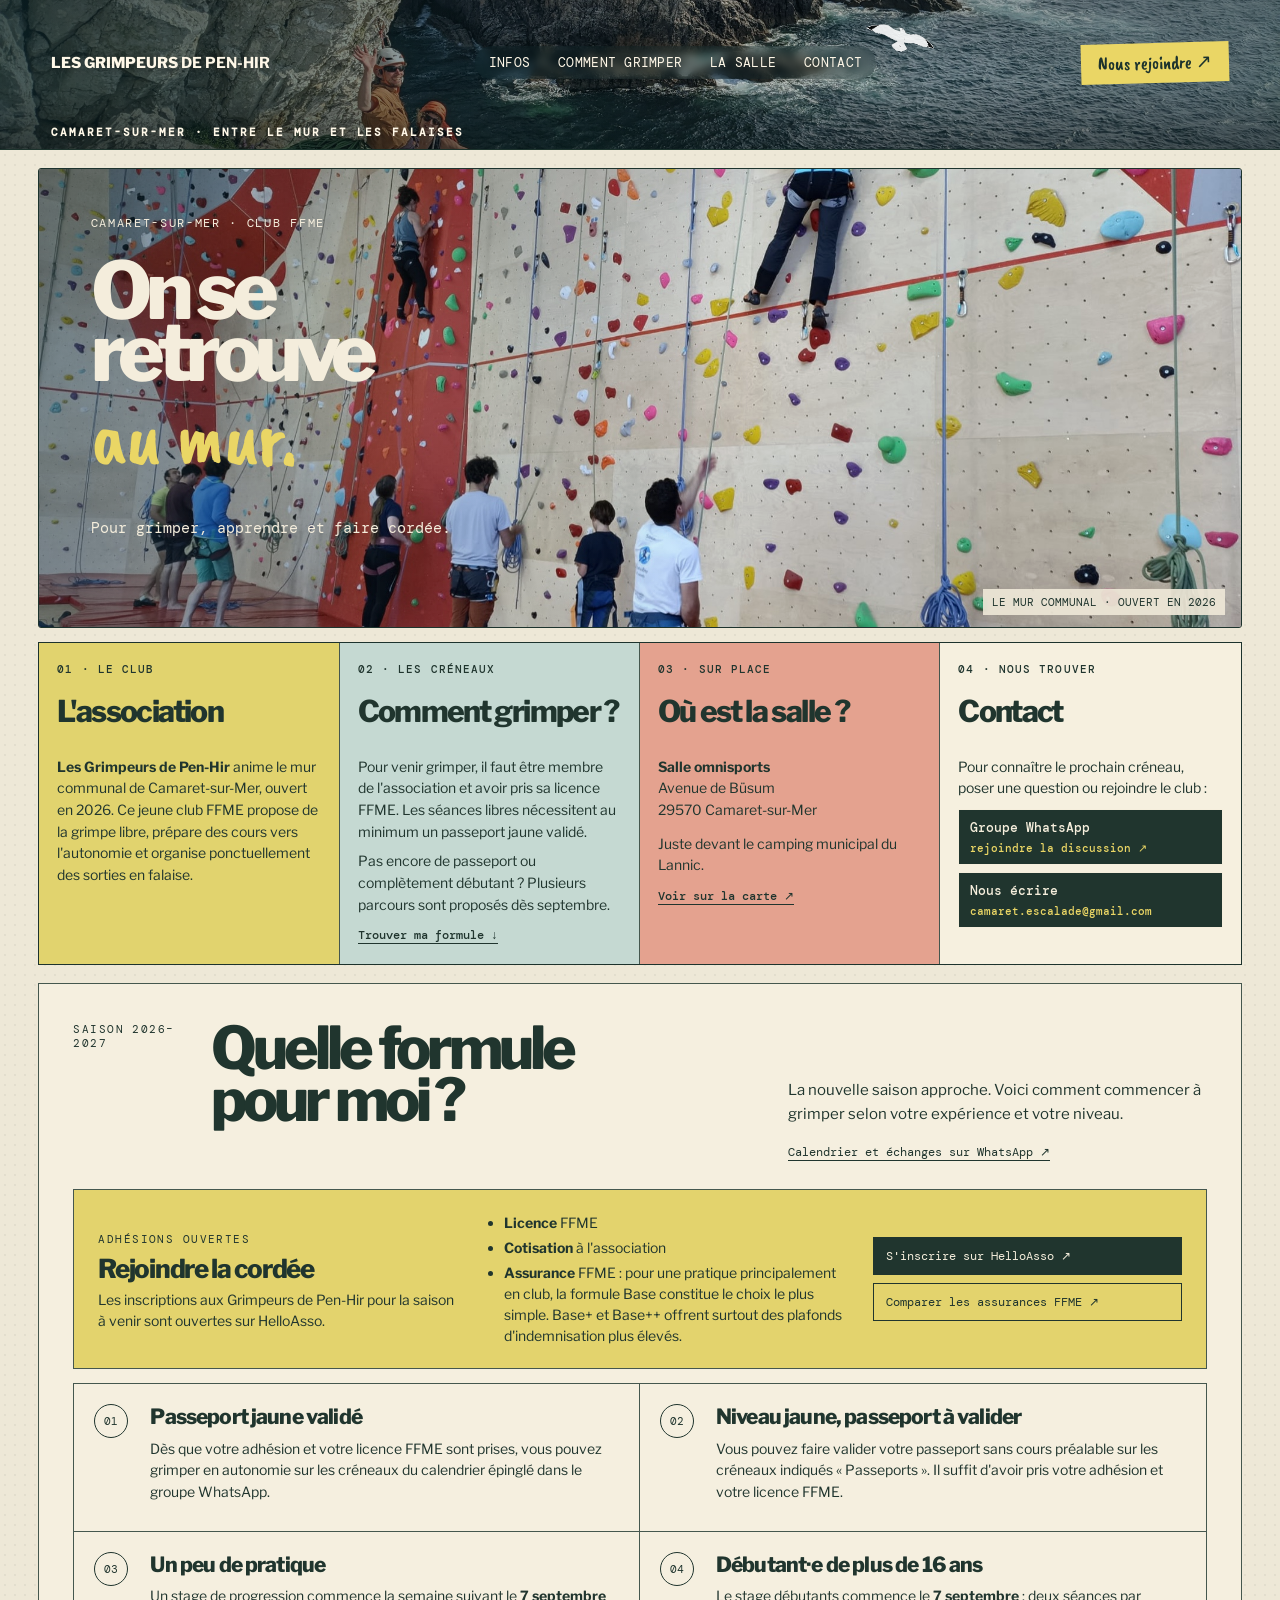
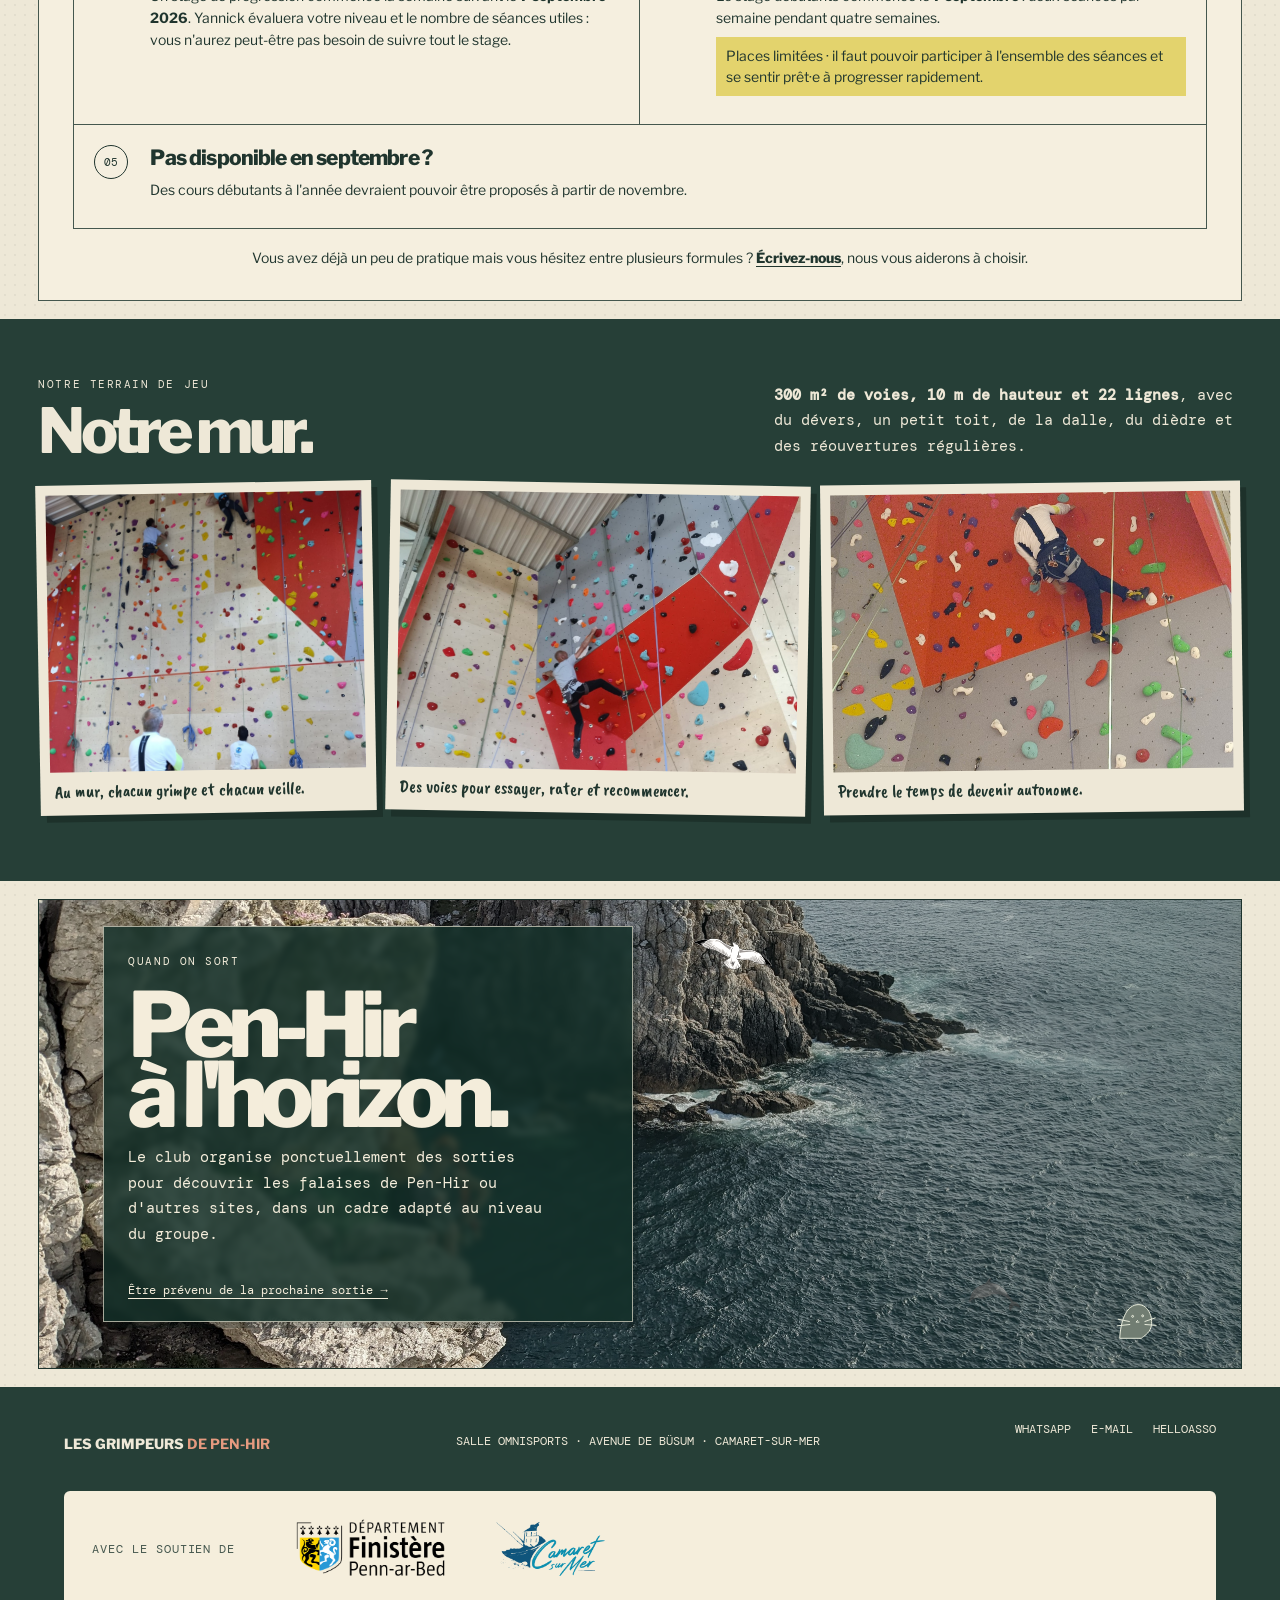
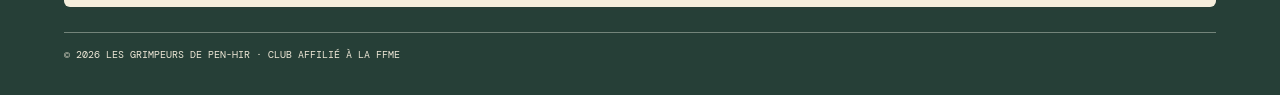
<file: index.html>
<!doctype html>
<html lang="fr">
<head>
  <meta charset="utf-8"><meta name="viewport" content="width=device-width, initial-scale=1">
  <title>Les Grimpeurs de Pen-Hir — Mur d'escalade de Camaret-sur-Mer</title>
  <meta name="description" content="Club FFME de Camaret-sur-Mer : grimpe libre, apprentissage de l'autonomie et sorties ponctuelles sur les falaises de Pen-Hir.">
  <link rel="icon" href="assets/seagull-cc0.svg" type="image/svg+xml">
  <link rel="preconnect" href="https://fonts.googleapis.com"><link rel="preconnect" href="https://fonts.gstatic.com" crossorigin>
  <link href="https://fonts.googleapis.com/css2?family=Caveat+Brush&amp;family=DM+Mono:wght@400;500&amp;family=Libre+Franklin:wght@500;800&amp;display=swap" rel="stylesheet"><link rel="stylesheet" href="styles.css">
</head>
<body class="gym-page">
  <header class="gym-header"><a href="#top">LES GRIMPEURS <b>DE PEN-HIR</b></a><nav><a href="#infos">Infos</a><a href="#grimper">Comment grimper</a><a href="#salle">La salle</a><a href="#contact">Contact</a></nav><a class="gym-hello" href="https://www.helloasso.com/associations/les-grimpeurs-de-pen-hir" target="_blank" rel="noreferrer">Nous rejoindre ↗</a><span class="header-caption">Camaret-sur-Mer · entre le mur et les falaises</span><span class="header-gull" aria-hidden="true"><img src="assets/seagull-cc0.svg" alt=""></span></header>

  <main id="top">
    <section class="gym-hero">
      <img src="assets/photos/gym-community.jpg" alt="Grimpeurs et assureurs réunis au pied du mur d'escalade communal de Camaret-sur-Mer">
      <div class="gym-title"><small>CAMARET-SUR-MER · CLUB FFME</small><h1>On se retrouve<br><em>au mur.</em></h1><p>Pour grimper, apprendre et faire cordée.</p></div>
      <p class="gym-credit">Le mur communal · ouvert en 2026</p>
    </section>

    <section class="quick-facts" aria-label="Informations essentielles">
      <article id="infos" class="info-association"><span>01 · LE CLUB</span><h2>L'association</h2><p><strong>Les Grimpeurs de Pen-Hir</strong> anime le mur communal de Camaret-sur-Mer, ouvert en 2026. Ce jeune club FFME propose de la grimpe libre, prépare des cours vers l'autonomie et organise ponctuellement des sorties en falaise.</p></article>
      <article id="grimper" class="info-climbing"><span>02 · LES CRÉNEAUX</span><h2>Comment grimper ?</h2><p>Pour venir grimper, il faut être membre de l'association et avoir pris sa licence FFME. Les séances libres nécessitent au minimum un passeport jaune validé.</p><p>Pas encore de passeport ou complètement débutant ? Plusieurs parcours sont proposés dès septembre.</p><a href="#inscriptions">Trouver ma formule ↓</a></article>
      <article id="salle" class="info-location"><span>03 · SUR PLACE</span><h2>Où est la salle ?</h2><address><strong>Salle omnisports</strong><br>Avenue de Büsum<br>29570 Camaret-sur-Mer</address><p>Juste devant le camping municipal du Lannic.</p><a href="https://www.openstreetmap.org/search?query=avenue%20de%20Busum%2029570%20Camaret-sur-Mer" target="_blank" rel="noreferrer">Voir sur la carte ↗</a></article>
      <article id="contact" class="info-contact"><span>04 · NOUS TROUVER</span><h2>Contact</h2><p>Pour connaître le prochain créneau, poser une question ou rejoindre le club :</p><div class="contact-buttons"><a href="https://chat.whatsapp.com/EKMSxymjZ4uAJJz65uT7Za?s=sh&amp;p=a&amp;mlu=4" target="_blank" rel="noreferrer">Groupe WhatsApp <small>rejoindre la discussion ↗</small></a><a href="mailto:camaret.escalade@gmail.com">Nous écrire <small>camaret.escalade@gmail.com</small></a></div></article>
    </section>

    <section id="inscriptions" class="season-guide">
      <header><small>SAISON 2026–2027</small><h2>Quelle formule<br>pour moi ?</h2><p>La nouvelle saison approche. Voici comment commencer à grimper selon votre expérience et votre niveau.</p><a href="https://chat.whatsapp.com/EKMSxymjZ4uAJJz65uT7Za?s=sh&amp;p=a&amp;mlu=4" target="_blank" rel="noreferrer">Calendrier et échanges sur WhatsApp ↗</a></header>
      <aside class="membership-callout">
        <div><small>ADHÉSIONS OUVERTES</small><h3>Rejoindre la cordée</h3><p>Les inscriptions aux Grimpeurs de Pen-Hir pour la saison à venir sont ouvertes sur HelloAsso.</p></div>
        <ul><li><b>Licence</b> FFME</li><li><b>Cotisation</b> à l'association</li><li><b>Assurance</b> FFME : pour une pratique principalement en club, la formule Base constitue le choix le plus simple. Base+ et Base++ offrent surtout des plafonds d'indemnisation plus élevés.</li></ul>
        <div class="membership-actions"><a href="https://www.helloasso.com/associations/les-grimpeurs-de-pen-hir" target="_blank" rel="noreferrer">S'inscrire sur HelloAsso ↗</a><a href="https://www.ffme.fr/ffme/licence/" target="_blank" rel="noreferrer">Comparer les assurances FFME ↗</a></div>
      </aside>
      <div class="season-options">
        <article><span>01</span><div><h3>Passeport jaune validé</h3><p>Dès que votre adhésion et votre licence FFME sont prises, vous pouvez grimper en autonomie sur les créneaux du calendrier épinglé dans le groupe WhatsApp.</p></div></article>
        <article><span>02</span><div><h3>Niveau jaune, passeport à valider</h3><p>Vous pouvez faire valider votre passeport sans cours préalable sur les créneaux indiqués « Passeports ». Il suffit d'avoir pris votre adhésion et votre licence FFME.</p></div></article>
        <article><span>03</span><div><h3>Un peu de pratique</h3><p>Un stage de progression commence la semaine suivant le <strong>7 septembre 2026</strong>. Yannick évaluera votre niveau et le nombre de séances utiles : vous n'aurez peut-être pas besoin de suivre tout le stage.</p></div></article>
        <article><span>04</span><div><h3>Débutant·e de plus de 16 ans</h3><p>Le stage débutants commence le <strong>7 septembre</strong> : deux séances par semaine pendant quatre semaines.</p><p class="season-warning">Places limitées · il faut pouvoir participer à l'ensemble des séances et se sentir prêt·e à progresser rapidement.</p></div></article>
        <article><span>05</span><div><h3>Pas disponible en septembre ?</h3><p>Des cours débutants à l'année devraient pouvoir être proposés à partir de novembre.</p></div></article>
      </div>
      <p class="season-help">Vous avez déjà un peu de pratique mais vous hésitez entre plusieurs formules ? <a href="mailto:camaret.escalade@gmail.com">Écrivez-nous</a>, nous vous aiderons à choisir.</p>
    </section>

    <section class="gym-life">
      <div class="gym-life-copy"><small>NOTRE TERRAIN DE JEU</small><h2>Notre mur.</h2><p><strong>300 m² de voies, 10 m de hauteur et 22 lignes</strong>, avec du dévers, un petit toit, de la dalle, du dièdre et des réouvertures régulières.</p></div>
      <figure class="gym-photo-one"><img src="assets/photos/gym-belaying.jpg" alt="Deux grimpeurs sur le mur pendant que des membres les assurent"><figcaption>Au mur, chacun grimpe et chacun veille.</figcaption></figure>
      <figure class="gym-photo-two"><img src="assets/photos/gym-climber.jpg" alt="Un grimpeur progresse sur le grand mur rouge et gris"><figcaption>Des voies pour essayer, rater et recommencer.</figcaption></figure>
      <figure class="gym-photo-three"><img src="assets/photos/gym-closeup.jpg" alt="Un grimpeur évolue sur le mur sous le regard de son assureur"><figcaption>Prendre le temps de devenir autonome.</figcaption></figure>
    </section>

    <section class="outdoor-chapter">
      <img src="assets/photos/community-over-sea.jpg" alt="Deux grimpeurs sur une vire au-dessus de la mer à Pen-Hir">
      <div><small>QUAND ON SORT</small><h2>Pen-Hir<br>à l'horizon.</h2><p>Le club organise ponctuellement des sorties pour découvrir les falaises de Pen-Hir ou d'autres sites, dans un cadre adapté au niveau du groupe.</p><a href="#contact">Être prévenu de la prochaine sortie →</a></div>
      <div class="outdoor-gull"><img src="assets/seagull-cc0.svg" alt=""></div><div class="outdoor-dolphin"><img src="assets/dolphin-cc0.svg" alt=""></div><div class="outdoor-seal" aria-label="Un phoque regarde hors de l'eau"><svg viewBox="0 0 90 80"><path d="M12 76c2-36 13-66 34-70 24-5 38 26 31 48-4 12-14 17-20 22Z"/><circle cx="39" cy="30" r="2"/><circle cx="60" cy="29" r="2"/><path d="M50 38l-4 4 7 0M33 41L8 36M34 47L6 50M64 41l23-8M64 47l25 2"/></svg></div>
    </section>

  </main>
  <footer class="gym-footer"><p>LES GRIMPEURS <b>DE PEN-HIR</b></p><p>Salle omnisports · Avenue de Büsum · Camaret-sur-Mer</p><div><a href="https://chat.whatsapp.com/EKMSxymjZ4uAJJz65uT7Za?s=sh&amp;p=a&amp;mlu=4" target="_blank" rel="noreferrer">WhatsApp</a><a href="mailto:camaret.escalade@gmail.com">E-mail</a><a href="https://www.helloasso.com/associations/les-grimpeurs-de-pen-hir" target="_blank" rel="noreferrer">HelloAsso</a></div><div class="gym-partners"><span>Avec le soutien de</span><a href="https://www.finistere.fr/" target="_blank" rel="noreferrer"><img src="assets/logos/departement-finistere.png" alt="Département du Finistère" width="480" height="207" loading="lazy"></a><a href="https://www.camaret-sur-mer.fr/" target="_blank" rel="noreferrer"><img class="logo-camaret" src="assets/logos/camaret-sur-mer.png" alt="Mairie de Camaret-sur-Mer" width="187" height="90" loading="lazy"></a></div><small>© 2026 Les Grimpeurs de Pen-Hir · Club affilié à la FFME</small></footer>
</body></html>
</file>
<file: styles.css>
:root {
  --ink: #1d332d;
  --paper: #eee7d3;
  --rock: #c35e3f;
  --rock-dark: #884935;
  --sea: #4d9eaa;
  --sky: #b8d9d5;
  --acid: #e8ea72;
  --blue: #387985;
  --pink: #e79a9a;
}

* {
  box-sizing: border-box;
}

html {
  scroll-behavior: smooth;
}

body {
  margin: 0;
  color: var(--ink);
}

a {
  color: inherit;
  text-decoration: none;
}

svg {
  overflow: visible;
}

@keyframes gullDrift {
  50% { transform: translate(90px, 18px) rotate(3deg); }
}

@keyframes dolphinArc {
  0%, 15%, 90%, 100% { transform: translateY(45px) rotate(14deg); }
  48% { transform: translateY(-35px) rotate(-12deg); }
  68% { transform: translateY(-8px) rotate(13deg); }
}

@keyframes sealBob {
  50% { transform: translateY(10px) rotate(4deg); }
}

/* Gym-first direction */
.gym-page{margin:0;background:#eee8d7;color:#20352e;font-family:'DM Mono',monospace;background-image:radial-gradient(rgba(32,53,46,.06) .7px,transparent .8px);background-size:10px 10px}.gym-header{height:74px;padding:0 3vw;display:grid;grid-template-columns:auto 1fr auto;align-items:center;gap:35px;background:#eee8d7;position:relative;z-index:10}.gym-header>a:first-child{font:800 15px 'Libre Franklin',sans-serif}.gym-header>a:first-child b{color:#c63f32}.gym-header nav{display:flex;justify-content:center;gap:28px;font-size:9px;text-transform:uppercase}.gym-header nav a:hover{color:#c63f32}.gym-hello{font:19px 'Caveat Brush';background:#ead665;padding:8px 17px;transform:rotate(-1.5deg)}.penhir-sliver{height:34px;background:linear-gradient(90deg,rgba(27,49,45,.18),transparent),url('assets/photos/community-over-sea.jpg') center 61%/cover;position:relative;border-block:1px solid #42554c}.penhir-sliver span{position:absolute;right:3vw;top:8px;background:rgba(238,232,215,.9);padding:3px 7px;font-size:7px;text-transform:uppercase}.gym-hero{height:calc(100vh - 108px);min-height:650px;max-height:830px;position:relative;overflow:hidden;background:#b7b1a3}.gym-hero>img{width:100%;height:100%;object-fit:cover;object-position:center 48%;display:block;filter:saturate(.83) contrast(1.04)}.gym-hero:after{content:"";position:absolute;inset:0;background:linear-gradient(90deg,rgba(17,34,29,.45),transparent 55%);pointer-events:none}.gym-title{position:absolute;z-index:2;left:5vw;top:11%;width:min(600px,47vw);color:#f4eddc}.gym-title small{font-size:8px;letter-spacing:.14em}.gym-title h1{font:800 clamp(62px,7.5vw,116px)/.78 'Libre Franklin',sans-serif;letter-spacing:-.085em;margin:28px 0}.gym-title h1 em{display:block;font:400 1.05em 'Caveat Brush';color:#ead665;letter-spacing:-.02em}.gym-title p{font-size:10px;line-height:1.7}.gym-credit{position:absolute;z-index:3;right:3vw;bottom:17px;margin:0;background:rgba(238,232,215,.92);padding:6px 9px;font-size:7px;text-transform:uppercase}.quick-facts{display:grid;grid-template-columns:repeat(4,1fr);border-block:1px solid #45574e}.quick-facts>div{padding:28px 3vw;border-right:1px solid #45574e;display:flex;align-items:center;gap:18px}.quick-facts>div:last-child{border-right:0}.quick-facts b{font:800 20px 'Libre Franklin';color:#c63f32}.quick-facts span{font-size:8px;line-height:1.5;text-transform:uppercase}.core-info{padding:105px 6vw 120px;display:grid;grid-template-columns:repeat(2,1fr);gap:18px}.core-info>header{grid-column:1/-1;display:grid;grid-template-columns:120px 1fr .6fr;align-items:end;margin-bottom:45px}.core-info>header small{font-size:8px;letter-spacing:.14em}.core-info>header h2{font:800 clamp(50px,6vw,88px)/.9 'Libre Franklin';letter-spacing:-.075em;margin:0}.core-info>header p{font-size:10px;line-height:1.6}.core-info article{padding:38px 40px 42px;border:1px solid #3a4f46;min-height:360px;position:relative}.core-info article>span{display:grid;place-items:center;width:31px;height:31px;border:1px solid;border-radius:50%;font-size:8px}.core-info article h3{font:800 clamp(32px,3vw,48px)/1 'Libre Franklin';letter-spacing:-.06em;margin:42px 0 22px}.core-info article p,.core-info article li,.core-info address{font:12px/1.65 'Libre Franklin';font-style:normal}.core-info article ul{padding-left:18px}.core-info article a{display:inline-block;margin-top:18px;font-size:9px;border-bottom:1px solid}.info-association{background:#e1d36e}.info-climbing{background:#c5d9d2}.info-location{background:#e4a28f}.info-contact{background:#f6f0df}.contact-buttons{display:grid;grid-template-columns:1fr 1fr;gap:12px;margin-top:30px}.contact-buttons a{border:1px solid!important;padding:16px;margin:0!important;background:#20352e;color:#f5eedc;font-weight:500}.contact-buttons small{display:block;margin-top:5px;color:#ead665;font-size:7px}.gym-life{background:#263f37;color:#eee8d7;padding:110px 6vw 130px;display:grid;grid-template-columns:.8fr 1fr 1fr;grid-template-rows:auto 500px;gap:25px}.gym-life-copy{grid-column:1/-1;display:grid;grid-template-columns:120px 1.1fr .7fr;align-items:end;margin-bottom:45px}.gym-life-copy small{font-size:8px;letter-spacing:.14em}.gym-life-copy h2{font:800 clamp(47px,6vw,88px)/.9 'Libre Franklin';letter-spacing:-.075em;margin:0}.gym-life-copy p{font-size:10px;line-height:1.7}.gym-life figure{margin:0;background:#eee8d7;color:#20352e;padding:10px 10px 43px;box-shadow:6px 7px 0 rgba(7,19,15,.3)}.gym-life figure img{width:100%;height:100%;object-fit:cover;display:block}.gym-life figcaption{font:16px 'Caveat Brush';padding:8px 4px 0}.gym-photo-one{transform:rotate(-1deg)}.gym-photo-two{transform:rotate(1deg)}.gym-photo-three{transform:rotate(-.7deg)}.gym-photo-one img{object-position:center 35%}.gym-photo-two img{object-position:center 40%}.gym-photo-three img{object-position:center 40%}.outdoor-chapter{height:760px;position:relative;overflow:hidden}.outdoor-chapter>img:first-child{width:100%;height:100%;object-fit:cover;object-position:center 52%;filter:saturate(.82)}.outdoor-chapter:after{content:"";position:absolute;inset:0;background:linear-gradient(90deg,transparent 25%,rgba(18,42,38,.45) 100%)}.outdoor-chapter>div:nth-of-type(1){position:absolute;z-index:2;right:6vw;top:12%;width:min(530px,43vw);color:#f4eddb}.outdoor-chapter small{font-size:8px;letter-spacing:.14em}.outdoor-chapter h2{font:800 clamp(62px,7vw,105px)/.78 'Libre Franklin';letter-spacing:-.085em;margin:28px 0}.outdoor-chapter p{font-size:10px;line-height:1.7}.outdoor-chapter a{display:inline-block;margin-top:20px;font-size:9px;border-bottom:1px solid}.outdoor-gull,.outdoor-dolphin,.outdoor-seal{position:absolute;z-index:3;pointer-events:none}.outdoor-gull{right:39%;top:8%;width:78px;animation:gullDrift 11s ease-in-out infinite}.outdoor-dolphin{right:18%;bottom:8%;width:58px;opacity:.65;animation:dolphinArc 5s ease-in-out infinite}.outdoor-gull img,.outdoor-dolphin img{width:100%;mix-blend-mode:multiply;filter:grayscale(.7) sepia(.12) saturate(.5)}.outdoor-seal{right:7%;bottom:5%;width:43px;animation:sealBob 3s ease-in-out infinite}.outdoor-seal svg{fill:#717d72;stroke:#edf0df;stroke-width:2}.gym-join{padding:105px 7vw;text-align:center}.gym-join p{font-size:10px}.gym-join h2{font:800 clamp(58px,8vw,118px)/.84 'Libre Franklin';letter-spacing:-.08em;margin:40px 0 55px}.gym-join a{display:inline-block;background:#c63f32;color:#fff4dd;padding:16px 22px;border:1px solid #20352e;box-shadow:4px 4px 0 #ead665;font-size:10px}.gym-footer{padding:48px 4vw 70px;display:grid;grid-template-columns:1fr 1fr 1fr;gap:25px;background:#263f37;color:#eee8d7;font-size:8px;text-transform:uppercase}.gym-footer>p:first-child{font:800 14px 'Libre Franklin'}.gym-footer>p:first-child b{color:#e59a7f}.gym-footer>div{display:flex;justify-content:flex-end;gap:20px}.gym-footer small{grid-column:1/-1;border-top:1px solid #73847a;padding-top:15px}
@media(max-width:900px){.gym-header{height:68px;grid-template-columns:1fr auto}.gym-header nav{display:none}.penhir-sliver{height:26px}.penhir-sliver span{top:4px}.gym-hero{height:650px;min-height:0}.gym-hero>img{object-position:55% center}.gym-title{left:5vw;top:42px;width:90%}.gym-title h1{font-size:65px}.quick-facts{grid-template-columns:1fr 1fr}.quick-facts>div:nth-child(2){border-right:0}.quick-facts>div:nth-child(-n+2){border-bottom:1px solid}.core-info{grid-template-columns:1fr;padding:80px 5vw}.core-info>header{grid-template-columns:1fr;gap:20px}.core-info>header h2{font-size:58px}.core-info article{min-height:0}.gym-life{grid-template-columns:1fr 1fr;grid-template-rows:auto 500px 470px;padding:80px 5vw}.gym-life-copy{grid-template-columns:1fr;gap:20px}.gym-life-copy h2{font-size:58px}.gym-photo-one{grid-column:1}.gym-photo-two{grid-column:2}.gym-photo-three{grid-column:1/-1}.outdoor-chapter{height:660px}.outdoor-chapter>div:nth-of-type(1){left:5vw;right:auto;top:45px;width:90%}.outdoor-chapter h2{font-size:67px}.outdoor-chapter>img:first-child{object-position:38% center}.gym-footer{grid-template-columns:1fr}.gym-footer>div{justify-content:flex-start}.gym-footer small{grid-column:1}}
@media(max-width:560px){.gym-hello{font-size:16px;padding:7px 10px}.penhir-sliver span{font-size:6px}.gym-hero{height:590px}.gym-hero>img{object-position:60% center}.gym-title h1{font-size:53px}.gym-title p{max-width:300px}.quick-facts{grid-template-columns:1fr}.quick-facts>div{border-right:0;border-bottom:1px solid!important}.core-info article{padding:32px 27px}.core-info article h3{font-size:35px}.contact-buttons{grid-template-columns:1fr}.gym-life{grid-template-columns:1fr;grid-template-rows:auto 500px 500px 500px}.gym-life figure{grid-column:1}.outdoor-chapter{height:620px}.outdoor-chapter h2{font-size:56px}.outdoor-gull{right:8%;width:58px}.outdoor-dolphin{right:16%;width:44px}.gym-join{padding:80px 6vw}.gym-join h2{font-size:52px}}

/* Compact, information-first gym layout */
.gym-header{position:relative;isolation:isolate;height:150px;padding:0 4vw 24px;color:#fff8e8;border-bottom:1px solid var(--ink);background:linear-gradient(90deg,rgba(13,38,43,.76),rgba(13,38,43,.22) 58%,rgba(13,38,43,.54)),url('assets/photos/community-over-sea.jpg') center 48%/cover no-repeat;align-items:center;text-shadow:0 1px 8px rgba(0,0,0,.45)}
.gym-header:after{content:"";position:absolute;inset:0;z-index:-1;background:linear-gradient(180deg,rgba(0,0,0,.08),transparent 55%,rgba(0,0,0,.3))}
.gym-header>a:first-child b,.gym-header>a:first-child span,.gym-header nav a{color:inherit}.gym-header nav{justify-self:center;padding:8px 14px;border-radius:999px;background:rgba(14,38,41,.28);backdrop-filter:blur(4px)}.gym-header nav a:hover{color:#ead665}.gym-header .gym-hello{color:var(--ink);text-shadow:none}.header-caption{position:absolute;left:4vw;bottom:10px;font-size:8px;font-weight:800;letter-spacing:.18em;text-transform:uppercase}.penhir-sliver{display:none}
.gym-page main{padding-top:18px}.gym-hero{height:460px;min-height:0;max-height:none;margin:0 3vw;border:1px solid var(--ink);border-radius:3px;overflow:hidden}.gym-title{top:42px;left:4vw;width:min(470px,51vw)}.gym-title h1{font-size:clamp(48px,6.2vw,82px)}.gym-title p{max-width:400px;margin-top:12px;font-size:12px;line-height:1.5}.gym-credit{right:16px;bottom:12px;padding:6px 9px;font-size:8px}
.quick-facts{margin:14px 3vw 0;border:1px solid var(--ink)}.quick-facts>div{min-height:92px;padding:17px 20px}.quick-facts b{font-size:17px}
.core-info{gap:12px;padding:58px 3vw 68px}.core-info>header{margin-bottom:22px}.core-info>header h2,.gym-life-copy h2{font-size:clamp(40px,5vw,62px)}.core-info article{min-height:0;padding:27px}.core-info article h3{margin:22px 0 13px;font-size:31px}.core-info article p,.core-info address{font-size:11px;line-height:1.55}.contact-buttons{margin-top:20px}.contact-buttons a{padding:10px 13px}
.gym-life{gap:14px;grid-template-rows:auto 330px;padding:58px 3vw 68px}.gym-life-copy{margin-bottom:10px}.gym-life figure{min-height:0}
.outdoor-chapter{height:470px;margin:18px 3vw;border:1px solid var(--ink)}.outdoor-chapter>div:nth-of-type(1){left:5vw;right:auto;top:auto;bottom:46px}.outdoor-chapter h2{font-size:clamp(50px,7vw,90px);margin:20px 0 10px}.outdoor-chapter p{max-width:430px;font-size:12px}
.gym-join{padding:62px 6vw}.gym-join h2{font-size:clamp(54px,8vw,104px);margin:26px 0 32px}.gym-footer{padding:34px 5vw}
@media(max-width:900px){.gym-header{grid-template-columns:1fr auto;height:122px;padding:0 4vw 22px}.gym-header nav{display:none}.gym-page main{padding-top:12px}.gym-hero{height:420px}.gym-title{top:30px;width:min(470px,67vw)}.core-info,.gym-life{padding-top:46px;padding-bottom:54px}.gym-life{grid-template-rows:auto 350px 300px}.outdoor-chapter{height:420px}}
@media(max-width:560px){.gym-header{height:110px;grid-template-columns:minmax(0,1fr) auto;gap:8px;background-position:center 52%}.gym-header>a:first-child{font-size:12px;white-space:nowrap}.gym-header .gym-hello{font-size:14px;padding:6px 8px}.header-caption{font-size:7px}.gym-hero{height:380px;margin-inline:12px}.gym-hero>img{object-position:61% center}.gym-title{left:20px;width:calc(100% - 40px)}.gym-title h1{font-size:43px}.gym-title p{display:none}.quick-facts{margin-inline:12px}.quick-facts>div{min-height:76px;padding:14px 17px}.core-info,.gym-life{padding:40px 12px 48px}.core-info article{padding:22px}.gym-life{grid-template-rows:auto repeat(3,330px)}.outdoor-chapter{height:400px;margin-inline:12px}.gym-join{padding-block:50px}}

/* The practical information lives directly below the wall photo. */
.quick-facts article{min-width:0;min-height:270px;padding:24px 22px 26px;border-right:1px solid #45574e}.quick-facts article:last-child{border-right:0}.quick-facts article>span{display:block;font-size:8px;font-weight:500;letter-spacing:.1em}.quick-facts article h2{min-height:58px;margin:30px 0 16px;font:800 27px/1.02 'Libre Franklin';letter-spacing:-.055em}.quick-facts article p,.quick-facts article address{margin:0 0 12px;font:10px/1.6 'Libre Franklin';font-style:normal}.quick-facts article>a{font-size:8px;font-weight:500;border-bottom:1px solid}.quick-facts .contact-buttons{grid-template-columns:1fr;margin-top:16px;gap:7px}.quick-facts .contact-buttons a{display:block;padding:9px 11px;font-size:8px}.quick-facts .contact-buttons small{font-size:6px}.gym-life{margin-top:54px}
@media(max-width:900px){.quick-facts article{min-height:250px}.quick-facts article:nth-child(2){border-right:0}.quick-facts article:nth-child(-n+2){border-bottom:1px solid}.gym-life{margin-top:42px}}
@media(max-width:560px){.quick-facts article{min-height:0;padding:22px 20px 24px;border-right:0;border-bottom:1px solid}.quick-facts article:last-child{border-bottom:0}.quick-facts article h2{min-height:0;margin:20px 0 12px;font-size:25px}.quick-facts .contact-buttons{grid-template-columns:1fr 1fr}.gym-life{margin-top:30px}}
.header-gull{position:absolute;z-index:1;right:27%;top:18px;width:68px;height:40px;pointer-events:none;animation:headerGull 8s ease-in-out infinite}.header-gull img{display:block;width:100%;height:100%;object-fit:contain;mix-blend-mode:screen;filter:grayscale(1) brightness(1.8);opacity:.88}@keyframes headerGull{50%{transform:translate(18px,5px) rotate(2deg)}}
@media(max-width:900px){.header-gull{right:27%;top:13px;width:58px}}
@media(max-width:560px){.header-gull{right:20%;top:10px;width:48px}}
.gym-life{margin-top:18px}
@media(max-width:900px){.gym-life{margin-top:14px}}
@media(max-width:560px){.gym-life{margin-top:12px}}

/* Compact season guide */
.quick-facts article{padding:18px 18px 20px}.quick-facts article h2{min-height:50px;margin:18px 0 10px}.quick-facts article p{margin-bottom:8px}.quick-facts .contact-buttons{margin-top:10px}
.season-guide{margin:18px 3vw 0;padding:38px 34px 32px;border:1px solid #45574e;background:#f5efdf}.season-guide>header{display:grid;grid-template-columns:110px 1.05fr .8fr;gap:28px;align-items:end;margin-bottom:28px}.season-guide small{align-self:start;font-size:8px;letter-spacing:.13em}.season-guide h2{margin:0;font:800 clamp(39px,4.6vw,62px)/.88 'Libre Franklin';letter-spacing:-.07em}.season-guide>header p{margin:0;font:11px/1.55 'Libre Franklin'}.season-guide>header>a{grid-column:3;margin-top:-10px;width:max-content;max-width:100%;font-size:8px;border-bottom:1px solid}.season-options{display:grid;grid-template-columns:repeat(2,1fr);border:1px solid #45574e}.season-options article{display:grid;grid-template-columns:42px 1fr;gap:14px;padding:20px;border-right:1px solid #45574e;border-bottom:1px solid #45574e}.season-options article:nth-child(even){border-right:0}.season-options article:nth-child(5){grid-column:1/-1;border-bottom:0;border-right:0}.season-options article>span{display:grid;place-items:center;align-self:start;width:34px;height:34px;border:1px solid;border-radius:50%;font-size:8px}.season-options h3{margin:2px 0 9px;font:800 18px/1.08 'Libre Franklin';letter-spacing:-.04em}.season-options p{margin:0 0 8px;font:10px/1.55 'Libre Franklin'}.season-warning{padding:8px 10px;background:#e3d36d}.season-help{margin:18px 0 0;font:10px/1.5 'Libre Franklin';text-align:center}.season-help a{font-weight:800;border-bottom:1px solid}
@media(max-width:900px){.quick-facts article{padding:20px}.season-guide{margin-top:14px;padding:30px 24px}.season-guide>header{grid-template-columns:1fr;gap:14px}.season-guide>header>a{grid-column:1;margin-top:0}.season-options{grid-template-columns:1fr}.season-options article,.season-options article:nth-child(even),.season-options article:nth-child(5){grid-column:1;border-right:0;border-bottom:1px solid}.season-options article:last-child{border-bottom:0}}
@media(max-width:560px){.quick-facts article{padding:18px}.season-guide{margin:12px;padding:26px 18px}.season-guide h2{font-size:38px}.season-options article{grid-template-columns:34px 1fr;padding:17px 14px;gap:10px}.season-options article>span{width:28px;height:28px}.season-options h3{font-size:17px}}
.membership-callout{display:grid;grid-template-columns:1fr 1fr .85fr;gap:25px;align-items:center;margin:0 0 14px;padding:22px 24px;border:1px solid #45574e;background:#e3d36d}.membership-callout small{font-size:7px}.membership-callout h3{margin:8px 0 7px;font:800 26px/1 'Libre Franklin';letter-spacing:-.05em}.membership-callout p,.membership-callout li{font:10px/1.5 'Libre Franklin'}.membership-callout p{margin:0}.membership-callout ul{margin:0;padding-left:18px}.membership-callout li+li{margin-top:4px}.membership-actions{display:grid;gap:8px}.membership-actions a{padding:10px 12px;border:1px solid #20352e;background:#20352e;color:#f5eedc;font-size:8px}.membership-actions a:last-child{background:transparent;color:#20352e}
@media(max-width:900px){.membership-callout{grid-template-columns:1fr 1fr}.membership-actions{grid-column:1/-1;grid-template-columns:1fr 1fr}}
@media(max-width:560px){.membership-callout{grid-template-columns:1fr;padding:18px}.membership-actions{grid-column:1;grid-template-columns:1fr}}
.outdoor-chapter>div:nth-of-type(1){padding:22px 24px;background:rgba(20,48,41,.84);border:1px solid rgba(244,237,219,.65);box-shadow:5px 6px 0 rgba(12,28,24,.28);backdrop-filter:blur(3px)}
@media(max-width:560px){.outdoor-chapter>div:nth-of-type(1){left:20px;width:calc(100% - 40px);padding:18px}.outdoor-chapter h2{font-size:48px}}

/* Readable production type scale */
.gym-header nav{font-size:13px;letter-spacing:.02em}
.header-caption{font-size:11px}
.gym-title small{font-size:12px}
.gym-title p{font-size:15px}
.gym-credit{font-size:11px}
.quick-facts article>span{font-size:11px}
.quick-facts article h2{font-size:30px}
.quick-facts article p,.quick-facts article address{font-size:14px;line-height:1.55}
.quick-facts article>a{font-size:12px}
.quick-facts .contact-buttons a{font-size:13px}
.quick-facts .contact-buttons small{font-size:11px}
.season-guide small{font-size:11px}
.season-guide>header p{font-size:15px}
.season-guide>header>a{font-size:12px}
.membership-callout small{font-size:11px}
.membership-callout p,.membership-callout li{font-size:14px}
.membership-actions a{font-size:12px}
.season-options h3{font-size:21px}
.season-options p,.season-help{font-size:14px}
.season-options article>span{font-size:11px}
.gym-life-copy{grid-template-columns:1.1fr .7fr;align-items:end}
.gym-life-copy small{grid-column:1;display:block;margin-bottom:12px;font-size:11px}
.gym-life-copy h2{grid-column:1}
.gym-life-copy p{grid-column:2;grid-row:1 / span 2;margin:0;font-size:15px}
.gym-life figcaption{font-size:18px}
.outdoor-chapter small{font-size:11px}
.outdoor-chapter p{font-size:15px}
.outdoor-chapter a{font-size:12px}
.gym-footer{font-size:12px}

@media(max-width:900px){.gym-life-copy{grid-template-columns:1fr;gap:0}.gym-life-copy small,.gym-life-copy h2,.gym-life-copy p{grid-column:1;grid-row:auto}.gym-life-copy p{margin-top:18px}}
@media(max-width:560px){.header-caption{font-size:9px}.gym-title small{font-size:10px}.quick-facts article h2{font-size:27px}.season-guide>header p,.membership-callout p,.membership-callout li,.season-options p,.season-help,.gym-life-copy p,.outdoor-chapter p{font-size:13px}}
/* Partner logos */
.gym-footer>.gym-partners{grid-column:1/-1;display:flex;justify-content:flex-start;flex-wrap:wrap;align-items:center;gap:18px 40px;padding:22px 28px;background:#f5eedc;border-radius:6px}.gym-partners span{margin-right:12px;color:#45574e;letter-spacing:.08em}.gym-partners a{display:block;line-height:0}.gym-partners img{height:72px;width:auto}.gym-partners .logo-camaret{height:54px}
@media(max-width:900px){.gym-footer>.gym-partners{gap:14px 28px;padding:18px 20px}.gym-partners span{flex-basis:100%;margin:0}.gym-partners img{height:60px}.gym-partners .logo-camaret{height:45px}}
</file>
